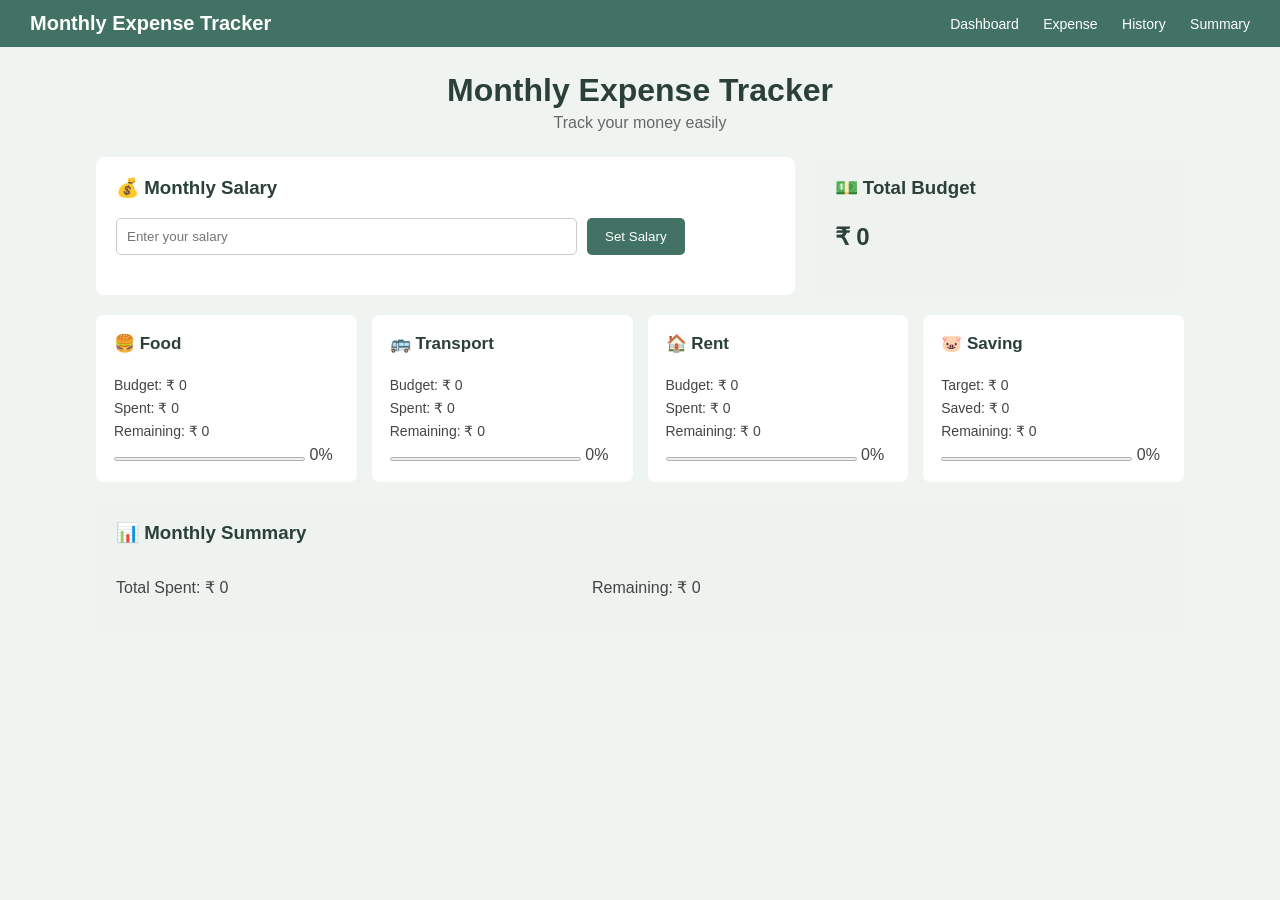
<file: index.html>
<!DOCTYPE html>
<html>
<head>
    <title>Monthly Expense Tracker</title>
    <link rel="stylesheet" href="mte.css">
    <script src="mte.js" defer></script>
</head>

<body>
    <div class="top-nav">

        <h2>Monthly Expense Tracker</h2>

        <div>
            <a href="index.html">Dashboard</a>
            <a href="expense.html">Expense</a>
            <a href="history.html">History</a>
            <a href="summary.html">Summary</a>
        </div>

    </div>
    <div class="header-box">

        <h1>Monthly Expense Tracker</h1>
        <p>Track your money easily</p>

    </div>
    <div class="salary-section">

        <div class="salary-left">

            <h3>💰 Monthly Salary</h3>

            <form class="salary-form">

                <input type="number"
                       id="salary"
                       placeholder="Enter your salary">

                <button type="button" onclick="calculateBudget()">
                    Set Salary
                </button>

            </form>

        </div>


        <div class="budget-right">

            <h3>💵 Total Budget</h3>

            <p id="totalBudget">₹ 0</p>

        </div>

    </div>
    <div class="cards-container">
        <div class="card">

            <h4>🍔 Food</h4>

            <p id="foodBudget">Budget: ₹ 0</p>
            <p>Spent: ₹ 0</p>
            <p>Remaining: ₹ 0</p>

            <progress value="0" max="100"></progress>
            0%

        </div>
        <div class="card">

            <h4>🚌 Transport</h4>

            <p id="transportBudget">Budget: ₹ 0</p>
            <p>Spent: ₹ 0</p>
            <p>Remaining: ₹ 0</p>

            <progress value="0" max="100"></progress>
            0%

        </div>
        <div class="card">

            <h4>🏠 Rent</h4>

            <p id="rentBudget">Budget: ₹ 0</p>
            <p>Spent: ₹ 0</p>
            <p>Remaining: ₹ 0</p>

            <progress value="0" max="100"></progress>
            0%

        </div>
        <div class="card">

            <h4>🐷 Saving</h4>

            <p id="savingBudget">Target: ₹ 0</p>
            <p>Saved: ₹ 0</p>
            <p>Remaining: ₹ 0</p>

            <progress value="0" max="100"></progress>
            0%

        </div>
 </div>
    <div class="info-box">

        <h3>📊 Monthly Summary</h3>

        <p>Total Spent: ₹ 0</p>
        <p>Remaining: ₹ 0</p>

    </div>


</body>
</html>
</file>
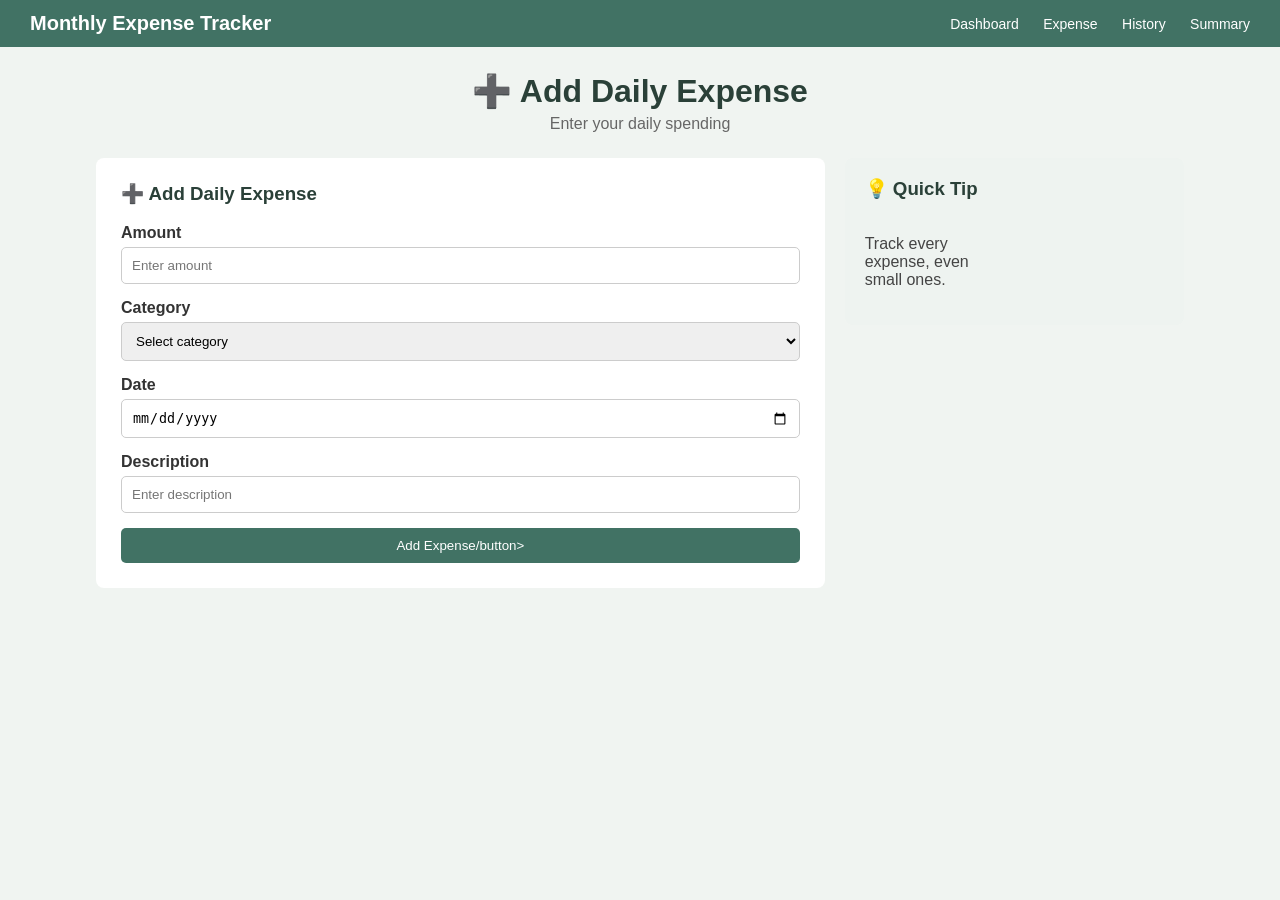
<file: expense.html>
<!DOCTYPE html>
<html lang="en">
<head>
    <meta charset="UTF-8">
    <meta name="viewport" content="width=device-width, initial-scale=1.0">

    <title>Add Expense</title>

    <link rel="stylesheet" href="mte.css">
    <script src="mte.js" defer></script>
</head>

<body>
    <div class="top-nav">

        <h2>Monthly Expense Tracker</h2>

        <div>
            <a href="index.html">Dashboard</a>
            <a href="expense.html">Expense</a>
            <a href="history.html">History</a>
            <a href="summary.html">Summary</a>
        </div>

    </div>
    <div class="header-box">

<h1>➕ Add Daily Expense</h1>

        <p>Enter your daily spending</p>
    </div>
    <div class="middle-section">

        <div class="add-expense-box">

            <h3>➕ Add Daily Expense</h3>

            <form class="expense-form">

                <div class="form-row">

                    <label>Amount</label>

                    <input type="number" id="expenseAmount" placeholder="Enter amount" class="input-field">

                </div>
                <div class="form-row">

                    <label>Category</label>

                    <select id="expenseCategory" class="input-field">

                        <option value="">Select category</option>
<option value="food">Food</option>
 <option value="transport">Transport</option>
  <option value="rent">Rent</option>
<option value="saving">Saving</option>

                    </select>
                </div>
                <div class="form-row">

                    <label>Date</label>

                    <input type="date"id="expenseDate"class="input-field">
  </div>
<div class="form-row">
  <label>Description</label>
<input type="text"
                 id="expenseDescription"
                           placeholder="Enter description"
                           class="input-field">
 </div>
  <button type="button"class="btn submit-btn" onclick="addExpense()"> Add Expense/button>

            </form>

        </div>
        <div class="side-info">
 <div class="info-box">
 <h3>💡 Quick Tip</h3>
 <p>  Track every expense, even small ones.</p>

            </div>

        </div>

    </div>

</body>
</html>
</file>
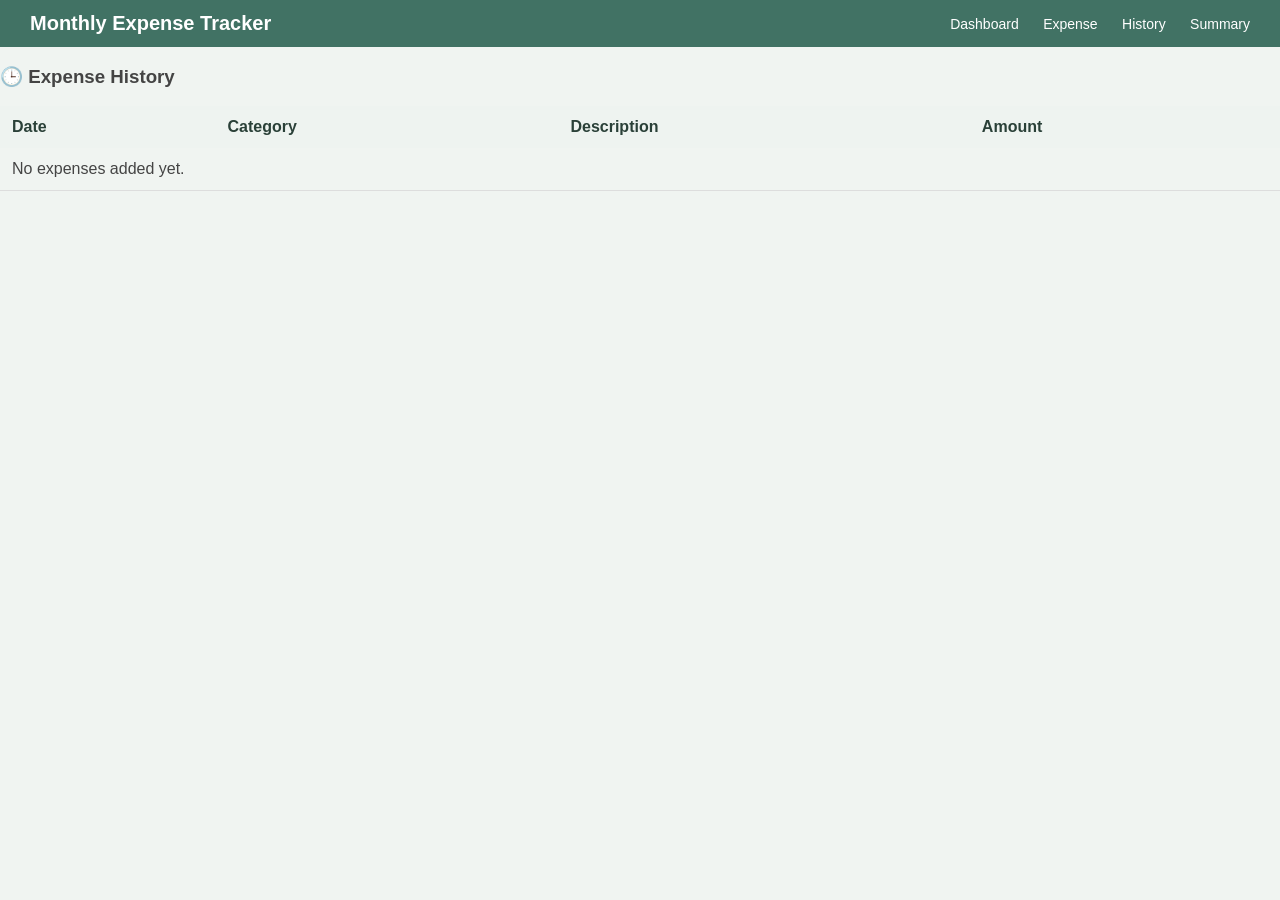
<file: history.html>
<!DOCTYPE html>
<html lang="en">
<head>
    <meta charset="UTF-8">
    <meta name="viewport" content="width=device-width, initial-scale=1.0">
    <title>Document</title>
     <link rel="stylesheet" href="mte.css ">
   <script src="mte.js" defer></script>
</head>
<body>
     <div class="top-nav">

        <h2>Monthly Expense Tracker</h2>

        <div>
            <a href="index.html">Dashboard</a>
            <a href="expense.html">Expense</a>
            <a href="history.html">History</a>
            <a href="summary.html">Summary</a>
        </div>

    </div>
     <div class="table-section">
        <h3>🕒 Expense History</h3>
        <table class="expense-table">
            <thead>
                <tr>
                    <th>Date</th>
                    <th>Category</th>
                    <th>Description</th>
                    <th>Amount</th>
                   
                </tr>
            </thead>
            <tbody>
                <tr>
                    <td colspan="5">No expenses added yet.</td>
                </tr>
            </tbody>
        </table>
    </div>

    
</body>
</html>
</file>
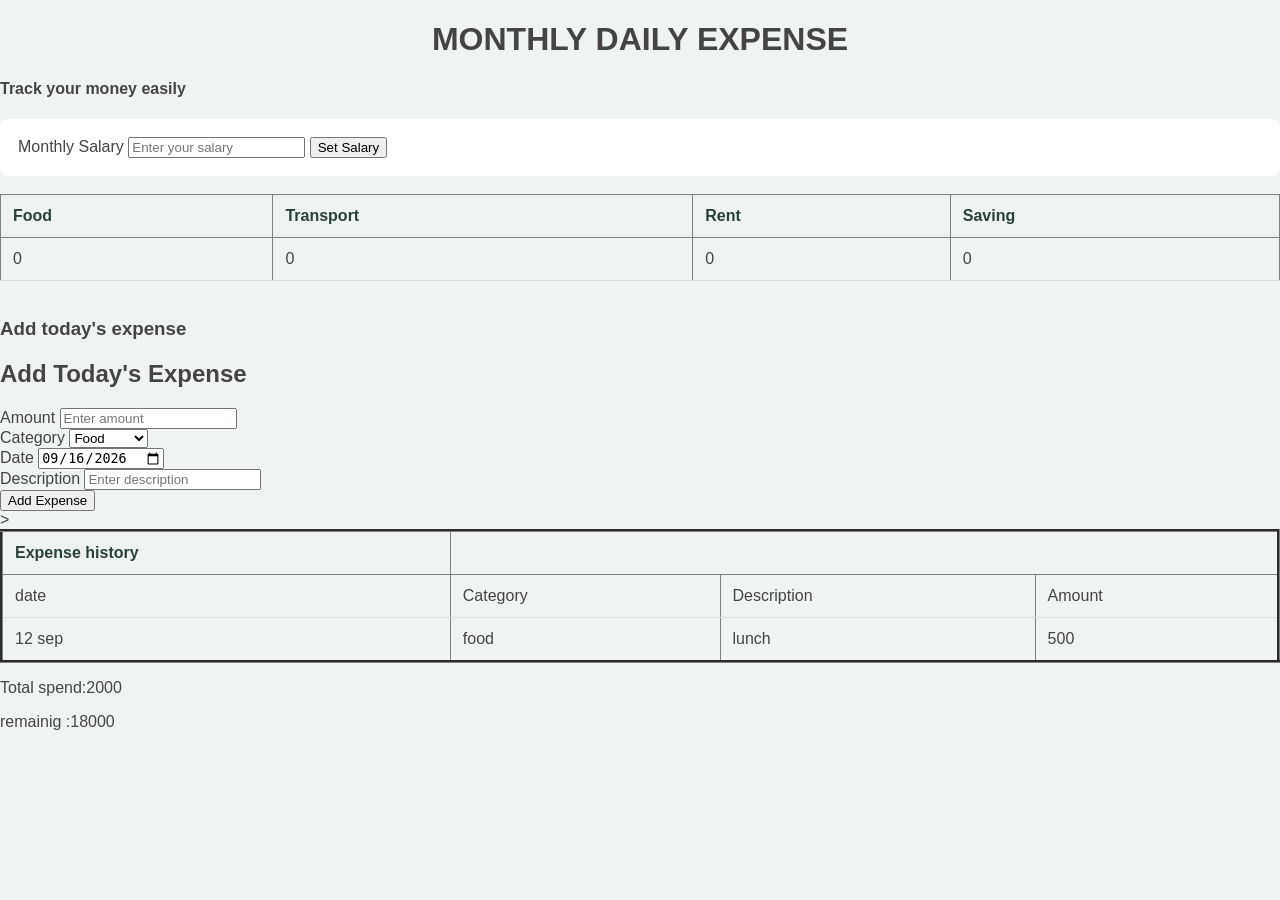
<file: mte.html>
<!DOCTYPE html>
<html lang="en">
<head>
    <meta charset="UTF-8">
    <meta name="viewport" content="width=device-width, initial-scale=1.0">
    <title>Monthly Tracking Expense</title>
    <link rel="stylesheet" href="mte.css">
    <script src="mte.js" defer></script>
</head>
<body>
    <h1  style="text-align: center;">MONTHLY DAILY EXPENSE</h1>
    <h4>Track your money easily</h3>
<div class="card">
    <form>
      <label>Monthly Salary</label>
<input type="number" id="salary" placeholder="Enter your salary">

<button onclick="getSalary()">Set Salary</button>
    </form>
  </div>
<br>

<table border="1">
    <tr>
        <th>Food</th>
        <th>Transport</th>
        <th>Rent</th>
        <th>Saving</th>
    </tr>

    <tr>
        <td id="foodBudget">0</td>
        <td id="transportBudget">0</td>
        <td id="rentBudget">0</td>
        <td id="savingBudget">0</td>
    </tr>
</table>
        <br>
        <h3>Add today's expense </h3>
<div class="expense-card">
    <h2>Add Today's Expense</h2>
    
    <form>
    
      <div class="form-group">
        <label for="amount">Amount</label>
        <input type="number" id="amount" placeholder="Enter amount">
      </div>

   
      <div class="form-group">
        <label for="category">Category</label>
        <select id="category">
          <option value="food">Food</option>
          <option value="transport">Transport</option>
          <option value="rent">Rent</option>
          <option value="saving">Saving</option>
        </select>
      </div>

  
      <div class="form-group">
        <label for="date">Date</label>
        <input type="date" id="date" value="2026-09-16">
      </div>

  
      <div class="form-group">
        <label for="description">Description</label>
        <input type="text" id="description" placeholder="Enter description">
      </div>

  
      <button type="submit" class="btn-submit">Add Expense</button>
    </form>
  </div>
<table border="3x">
    <thead><tr>
        <th>Expense history</th>
    </tr>
    </thead>
    <tr>
        <td>date</td>
        <td>Category</td> 
        <td>Description</td>
        <td>Amount</td>
    </tr>
    <tr>
        <td>12 sep</td>
<td> food</td>
   
        <td>lunch</td>

   >
    <td>500</td>
    </tr>

</table>
<p>Total spend:2000</p>
<p>remainig :18000</p>
</body>
</html>
</file>
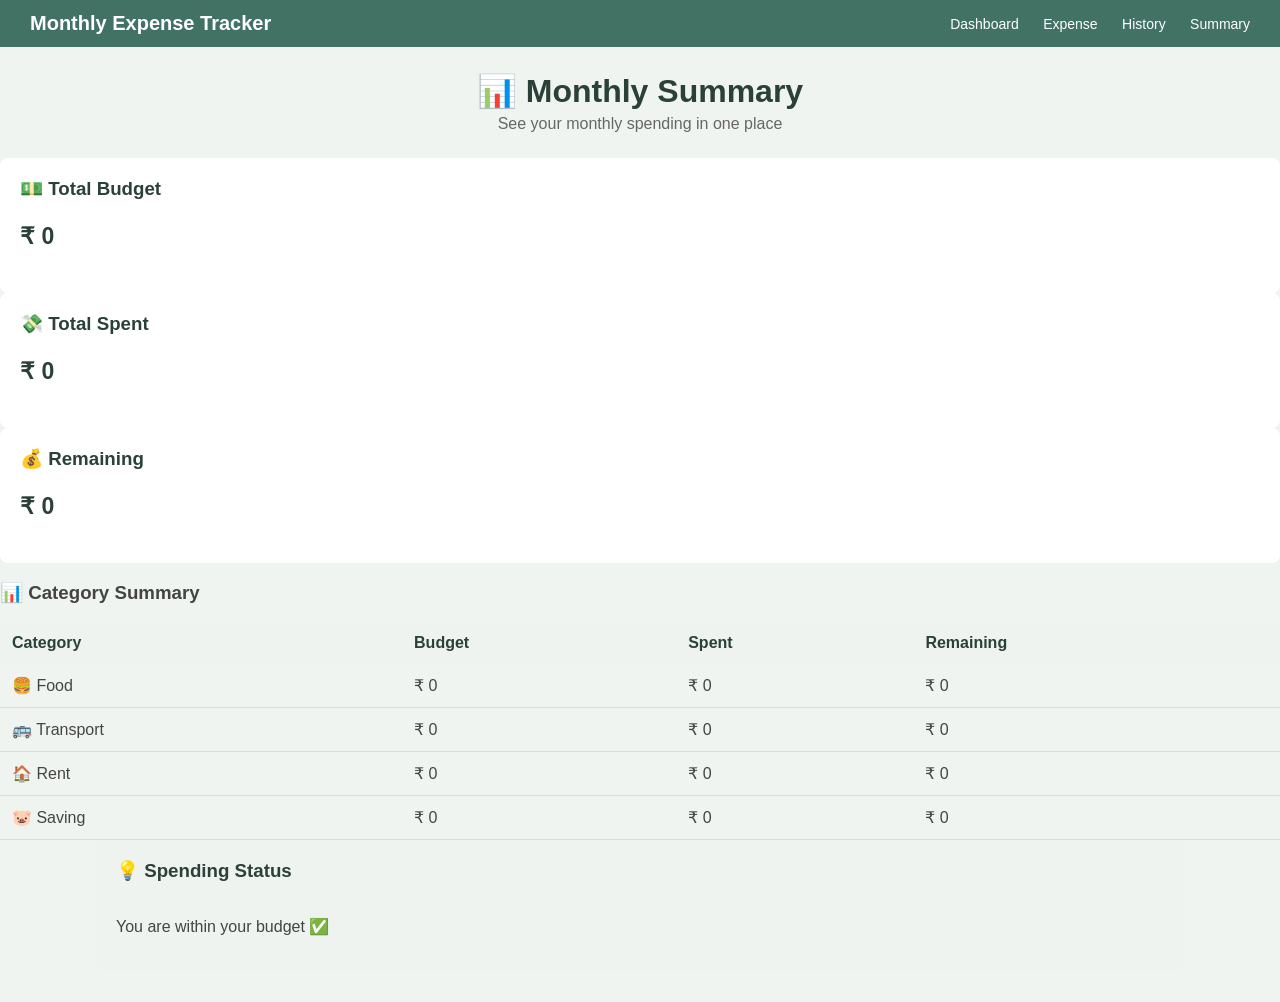
<file: summary.html>
<!DOCTYPE html>
<html lang="en">
<head>
    <meta charset="UTF-8">
    <meta name="viewport" content="width=device-width, initial-scale=1.0">
    <title>Document</title>
      <link rel="stylesheet" href="mte.css ">
   <script src="mte.js" defer></script>
</head>
<body>
     <div class="top-nav">

        <h2>Monthly Expense Tracker</h2>

        <div>
            <a href="index.html">Dashboard</a>
            <a href="expense.html">Expense</a>
            <a href="history.html">History</a>
            <a href="summary.html">Summary</a>
        </div>

    </div>
   
    <div class="header-box">
        <h1>📊 Monthly Summary</h1>
        <p>See your monthly spending in one place</p>
    </div>
    <div class="summary-container">

        <div class="summary-card">
            <h3>💵 Total Budget</h3>
            <p id="totalBudget">₹ 0</p>
        </div>
        <div class="summary-card">
            <h3>💸 Total Spent</h3>
            <p id="totalSpent">₹ 0</p>
        </div>
        <div class="summary-card">
            <h3>💰 Remaining</h3>
            <p id="totalRemaining">₹ 0</p>
        </div>

    </div>
    <div class="table-section">

        <h3>📊 Category Summary</h3>

        <table class="expense-table">

            <thead>
                <tr>
                    <th>Category</th>
                    <th>Budget</th>
                    <th>Spent</th>
                    <th>Remaining</th>
                </tr>
            </thead>

            <tbody>

                <tr>
                    <td>🍔 Food</td>
                    <td id="summaryFoodBudget">₹ 0</td>
                    <td id="summaryFoodSpent">₹ 0</td>
                    <td id="summaryFoodRemaining">₹ 0</td>
                </tr>

                <tr>
                    <td>🚌 Transport</td>
                    <td id="summaryTransportBudget">₹ 0</td>
                    <td id="summaryTransportSpent">₹ 0</td>
                    <td id="summaryTransportRemaining">₹ 0</td>
                </tr>

                <tr>
                    <td>🏠 Rent</td>
                    <td id="summaryRentBudget">₹ 0</td>
                    <td id="summaryRentSpent">₹ 0</td>
                    <td id="summaryRentRemaining">₹ 0</td>
                </tr>

                <tr>
                    <td>🐷 Saving</td>
                    <td id="summarySavingBudget">₹ 0</td>
                    <td id="summarySavingSpent">₹ 0</td>
                    <td id="summarySavingRemaining">₹ 0</td>
                </tr>

            </tbody>

        </table>

    </div>
    <div class="info-box">

        <h3>💡 Spending Status</h3>

        <p id="spendingStatus">
            You are within your budget ✅
        </p>

    </div>

</body>
</body>
</html>
</file>
<file: mte.css>
* {
    box-sizing: border-box;
}

body {
    margin: 0;
    padding: 0;
    background-color: #f0f4f1;
    font-family: Arial, sans-serif;
    color: #444;
}
.top-nav {
    background-color: #417264;
    color: white;
    padding: 12px 30px;
    display: flex;
    justify-content: space-between;
    align-items: center;
}
.top-nav h2 {
    margin: 0;
    font-size: 20px;
}
.top-nav a {
    color: white;
    text-decoration: none;
    margin-left: 20px;
    font-size: 14px;
}
.top-nav a:hover {
    text-decoration: underline;
}.header-box {
    text-align: center;
    margin: 25px 0;
}
.header-box h1 {
    color: #2a4038;
    margin-bottom: 5px;
}

.header-box p {
    color: #666;
    margin-top: 5px;
}
.salary-section {
    width: 85%;
    margin: auto;
    display: flex;
    gap: 20px;
    margin-bottom: 20px;
}
.salary-left {
    background-color: white;
    padding: 20px;
    border-radius: 8px;
    flex: 2;
}
.salary-left h3 {
    color: #2a4038;
    margin-top: 0;
}.salary-form {
    display: flex;
    gap: 10px;
}
.salary-form input {
    width: 70%;
    padding: 10px;
    border: 1px solid #ccc;
    border-radius: 5px;
}
.salary-form button {
    background-color: #417264;
    color: white;
    border: none;
    padding: 10px 18px;
    border-radius: 5px;
    cursor: pointer;
}
.salary-form button:hover {
    background-color: #2a4038;
}.budget-right {
    background-color: #eef3f0;
    padding: 20px;
    border-radius: 8px;
    flex: 1;
}
.budget-right h3 {
    color: #2a4038;
    margin-top: 0;
}.budget-right p {
    font-size: 24px;
    font-weight: bold;
    color: #2a4038;
}
.cards-container {
    width: 85%;
    margin: auto;
    display: flex;
    gap: 15px;
    margin-bottom: 20px;
}
.card {
    background-color: white;
    padding: 18px;
    border-radius: 8px;
    flex: 1;
}
.card h4 {
    color: #2a4038;
    margin-top: 0;
    font-size: 17px;
}.card p {
    font-size: 14px;
    margin: 7px 0;
}
.card progress {
    width: 85%;
    height: 8px;
    margin-top: 8px;
}.info-box {
    width: 85%;
    margin: auto;
    margin-bottom: 30px;
    background-color: #eef3f0;
    padding: 20px;
    border-radius: 8px;
}
.info-box h3 {
    color: #2a4038;
    margin-top: 0;
}.info-box p {
    display: inline-block;
    width: 45%;
}.middle-section {
    width: 85%;
    margin: auto;
    display: flex;
    gap: 20px;
    margin-bottom: 30px;
}
.add-expense-box {
    background-color: white;
    padding: 25px;
    border-radius: 8px;
    flex: 2;
}
.add-expense-box h3 {
    color: #2a4038;
    margin-top: 0;
}

.expense-form {
    display: flex;
    flex-direction: column;
}

.form-row {
    margin-bottom: 15px;
}

.form-row label {
    display: block;
    margin-bottom: 5px;
    font-weight: bold;
    color: #333;
}.input-field {
    width: 100%;
    padding: 10px;
    border: 1px solid #ccc;
    border-radius: 5px;
}.submit-btn {
    width: 100%;
    background-color: #417264;
    color: white;
    border: none;
    padding: 10px;
    border-radius: 5px;
    cursor: pointer;
}

.submit-btn:hover {
    background-color: #2a4038;
}
.side-info {
    flex: 1;
}.side-info .info-box {
    width: 100%;
    background-color: #eef3f0;
    padding: 20px;
}

.side-info h3 {
    color: #2a4038;
}.history-section {
    width: 85%;
    margin: auto;
    background-color: white;
    padding: 20px;
    border-radius: 8px;
    margin-bottom: 30px;
}.history-section h3 {
    color: #2a4038;
    margin-top: 0;
}
table {
    width: 100%;
    border-collapse: collapse;
}
th {
    background-color: #eef3f0;
    color: #2a4038;
    padding: 12px;
    text-align: left;
}td {
    padding: 12px;
    border-bottom: 1px solid #ddd;
}
.delete-btn {
    background-color: #f8d7da;
    color: #721c24;
    border: none;
    padding: 6px 10px;
    border-radius: 4px;
    cursor: pointer;
}
.delete-btn:hover {
    background-color: #f1bfc3;
}

.total-spent {
    margin-top: 20px;
    background-color: #eef3f0;
    padding: 15px;
    border-radius: 6px;
    font-weight: bold;
    color: #2a4038;
}.summary-cards {
    width: 85%;
    margin: auto;
    display: flex;
    gap: 15px;
    margin-bottom: 20px;
}
.summary-card {
    background-color: white;
    padding: 20px;
    border-radius: 8px;
    flex: 1;
}.summary-card h3 {
    color: #2a4038;
    margin-top: 0;
}
.summary-card p {
    font-size: 23px;
    font-weight: bold;
    color: #2a4038;
}
.category-summary {
    width: 85%;
    margin: auto;
    background-color: white;
    padding: 20px;
    border-radius: 8px;
    margin-bottom: 20px;
}
.category-summary h3 {
    color: #2a4038;
    margin-top: 0;
}.category-row {
    padding: 15px 0;
    border-bottom: 1px solid #ddd;
}
.category-row:last-child {
    border-bottom: none;
}
.category-row h4 {
    color: #2a4038;
    margin: 0 0 8px 0;
}.category-row p {
    font-size: 14px;
    margin: 5px 0;
}
.category-row progress {
    width: 80%;
    height: 8px;
}
@media (max-width: 700px) {
      .top-nav {
        flex-direction: column;
        gap: 10px;
    }
    .top-nav a {
        margin-left: 8px;
    }
    .salary-section {
        flex-direction: column;
    }
    .salary-form {
        flex-direction: column;
    }
    .salary-form input {
        width: 100%;
    }
    .cards-container {
        flex-direction: column;
    }
    .middle-section {
        flex-direction: column;
    }
    .summary-cards {
        flex-direction: column;
    }
    .info-box p {
        width: 100%;
    }
    table {
        font-size: 12px;
    }
      th,
    td {
        padding: 7px;
    }
}
</file>
